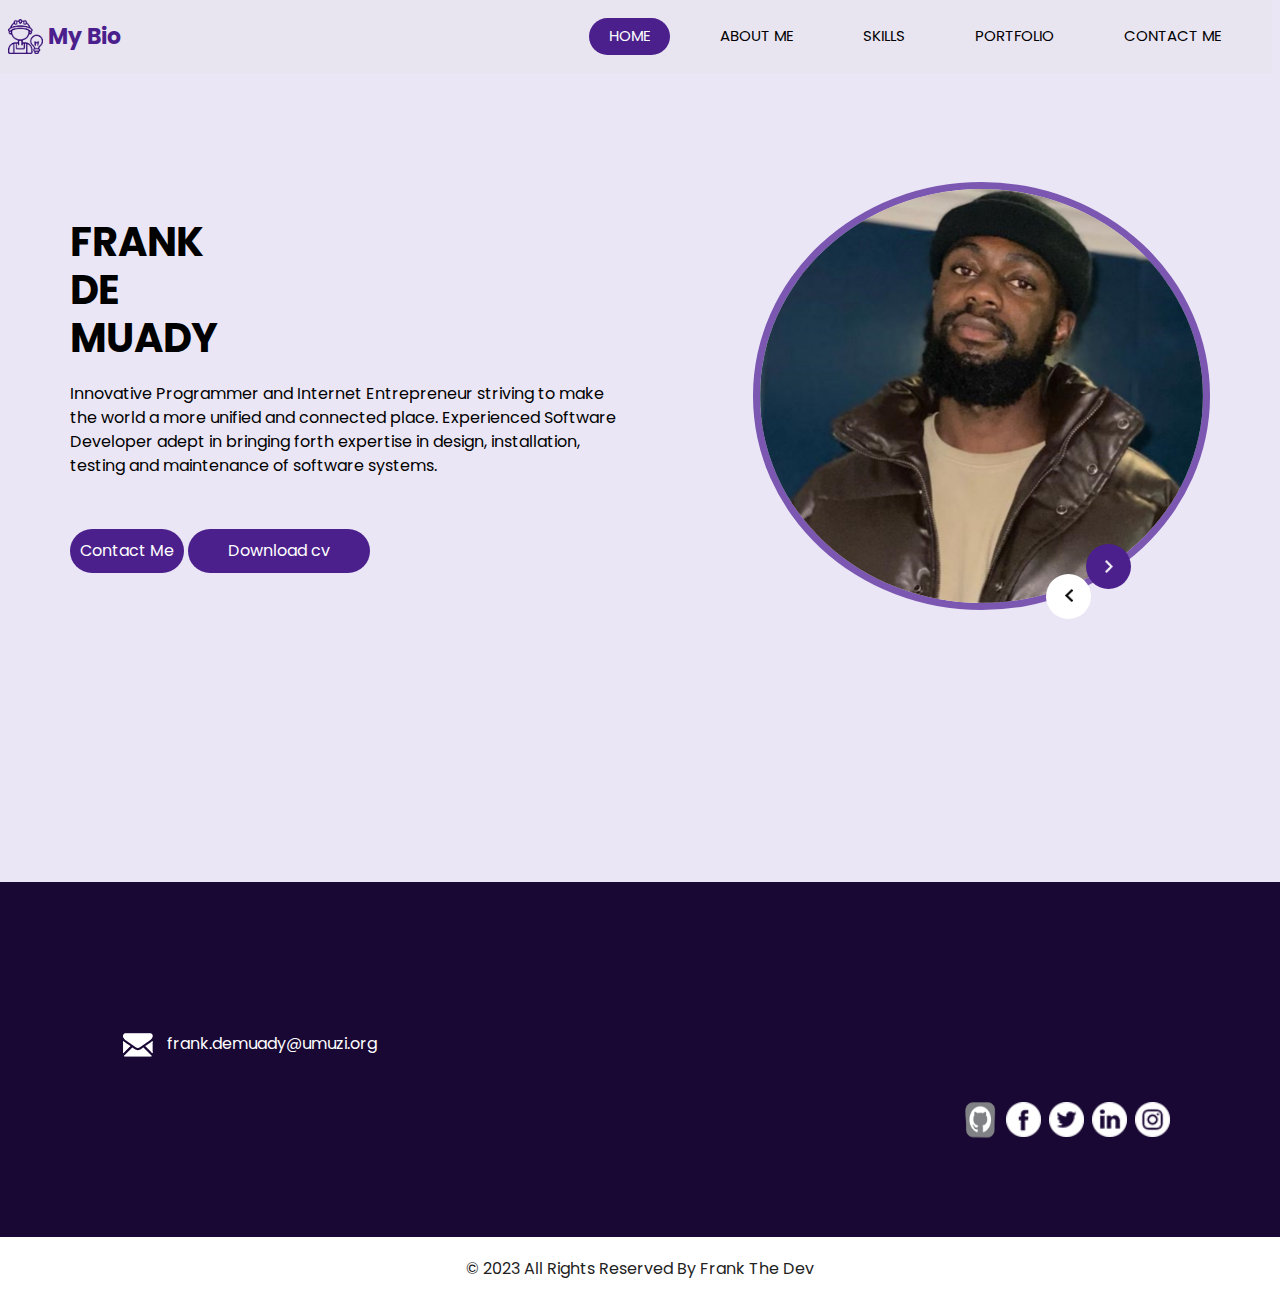
<file: index.html>
<!DOCTYPE html>
<html lang="en">
<head>
  <meta charset="utf-8">
  <meta http-equiv="X-UA-Compatible" content="IE=edge">
  <meta name="viewport" content="width=device-width, initial-scale=1, shrink-to-fit=no">
  <meta name="keywords" content="" >
  <meta name="description" content="">
  <meta name="author" content="" >
  <title>Home</title>
  <link rel="stylesheet" type="text/css" href="https://cdnjs.cloudflare.com/ajax/libs/OwlCarousel2/2.1.3/assets/owl.carousel.min.css" >
  <link rel="stylesheet" type="text/css" href="css/bootstrap.css" >
  <link href="https://fonts.googleapis.com/css?family=Poppins:400,600,700&display=swap" rel="stylesheet">
  <link href="css/style.css" rel="stylesheet" >
  <link href="css/responsive.css" rel="stylesheet" >
</head>
<body>
  <div class="hero_area">
    <header class="header_section">
      <div class="container">
        <nav class="navbar navbar-expand-lg custom_nav-container " style="position: fixed; background-color: #e8e5f1; width: 100%;">
          <a class="navbar-brand" href="index.html">
            <img src="images/logo.png" alt="">
            <span>
              My Bio
            </span>
          </a>
          <button class="navbar-toggler" type="button" data-toggle="collapse" data-target="#navbarSupportedContent" aria-controls="navbarSupportedContent" aria-expanded="false" aria-label="Toggle navigation">
            <span class="s-1"> </span>
            <span class="s-2"> </span>
            <span class="s-3"> </span>
          </button>
          <div class="collapse navbar-collapse" id="navbarSupportedContent">
            <div class="d-flex ml-auto flex-column flex-lg-row align-items-center">
              <ul class="navbar-nav">
                <li class="nav-item active">
                  <a class="nav-link" href="index.html">Home <span class="sr-only">(current)</span></a>
                </li>
                <li class="nav-item">
                  <a class="nav-link" href="about.html"> About Me</a>
                </li>
                <li class="nav-item">
                  <a class="nav-link" href="service.html"> Skills </a>
                </li>
                <li class="nav-item">
                  <a class="nav-link" href="blog.html"> Portfolio </a>
                </li>
                <li class="nav-item">
                  <a class="nav-link" href="contact.html">Contact Me</a>
                </li>
              </ul>
            </div>
          </div>
        </nav>
      </div>
    </header>
    <section class=" slider_section ">
      <div class="container">
        <div class="row">
          <div class="col-md-6 ">
            <div class="detail_box">
              <h1>
                Frank  <br>
                De <br>
                Muady
              </h1>
              <p>
                Innovative Programmer and Internet Entrepreneur striving to make the world a more
unified and connected place.
Experienced Software Developer adept in bringing forth expertise in design,
installation, testing and maintenance of software systems.
              </p>
              <a href="contact.html" class="" style="padding: 10px;">
                Contact Me
              </a>
                <a href="https://drive.google.com/file/d/1abrFRHW1f9cYymornb2js2E5NAdroIan/view?usp=sharing" class="" target="_blank">
                Download cv
                </a>
            </div>
          </div>
          <div class="col-lg-5 col-md-6 offset-lg-1">
            <div class="img_content">
              <div class="img_container">
                <div id="carouselExampleControls" class="carousel slide" data-ride="carousel">
                  <div class="carousel-inner">
                    <div class="carousel-item active">
                      <div class="img-box">
                        <img src="images/whole.jpg" alt="">
                      </div>
                    </div>
                    <div class="carousel-item">
                      <div class="img-box">
                        <img src="images/whole.jpg" alt="">
                      </div>
                    </div>
                  </div>
                </div>
              </div>
              <a class="carousel-control-prev" href="#carouselExampleControls" role="button" data-slide="prev">
                <span class="sr-only">Previous</span>
              </a>
              <a class="carousel-control-next" href="#carouselExampleControls" role="button" data-slide="next">
                <span class="sr-only">Next</span>
              </a>
            </div>
          </div>
        </div>
      </div>
    </section>
  </div>
  <div class="info_section layout_padding">
    <div class="container">
      <div class="info_contact">
        <div class="row">
          <div class="col-md-4">
            <a href="mailto:frank.demuady@umuzi.org">
              <img src="images/envelope-white.png" alt="">
              <span>
                frank.demuady@umuzi.org
              </span>
            </a>
          </div>
        </div>
      </div>
      <div class="row">
        <div class="col-md-8 col-lg-9">
          <div class="info_form">
          </div>
        </div>
        <div class="col-md-4 col-lg-3">
          <div class="col-md-4 col-lg-3">
            <div class="info_social">
              <div>
                <a href="https://github.com/Frankde-mua" target="_blank">
                  <img src="images/github.png" alt="" style="height: 43px; margin-top: -4px;">
                </a>
              </div>
                <div>
                  <a href="https://www.facebook.com/profile.php?id=61554643918895" target="_blank">
                    <img src="images/fb.png" alt="">
                  </a>
                </div>
                <div>
                  <a href="https://twitter.com/_Zeus_za" target="_blank">
                    <img src="images/twitter.png" alt="">
                  </a>
                </div>
                <div>
                  <a href="https://www.linkedin.com/in/frank-de-muady-323056258/" target="_blank">
                    <img src="images/linkedin.png" alt="">
                  </a>
                </div>
                <div>
                  <a href="https://www.instagram.com/_zeus_za/" target="_blank">
                    <img src="images/instagram.png" alt="">
                  </a>
            </div>
          </div>
        </div>
      </div>
    </div>
    </div>
  </div>
  <footer class="container-fluid footer_section">
    <div class="container">
      <div class="row">
        <div class="col-lg-7 col-md-9 mx-auto">
          <p>
            &copy; 2023 All Rights Reserved By
            <a href="https://html.design/">Frank The Dev</a>
          </p>
        </div>
      </div>
    </div>
  </footer>
  <script src="js/jquery-3.4.1.min.js"></script>
  <script src="js/bootstrap.js"></script>
</body>
</html>
</file>
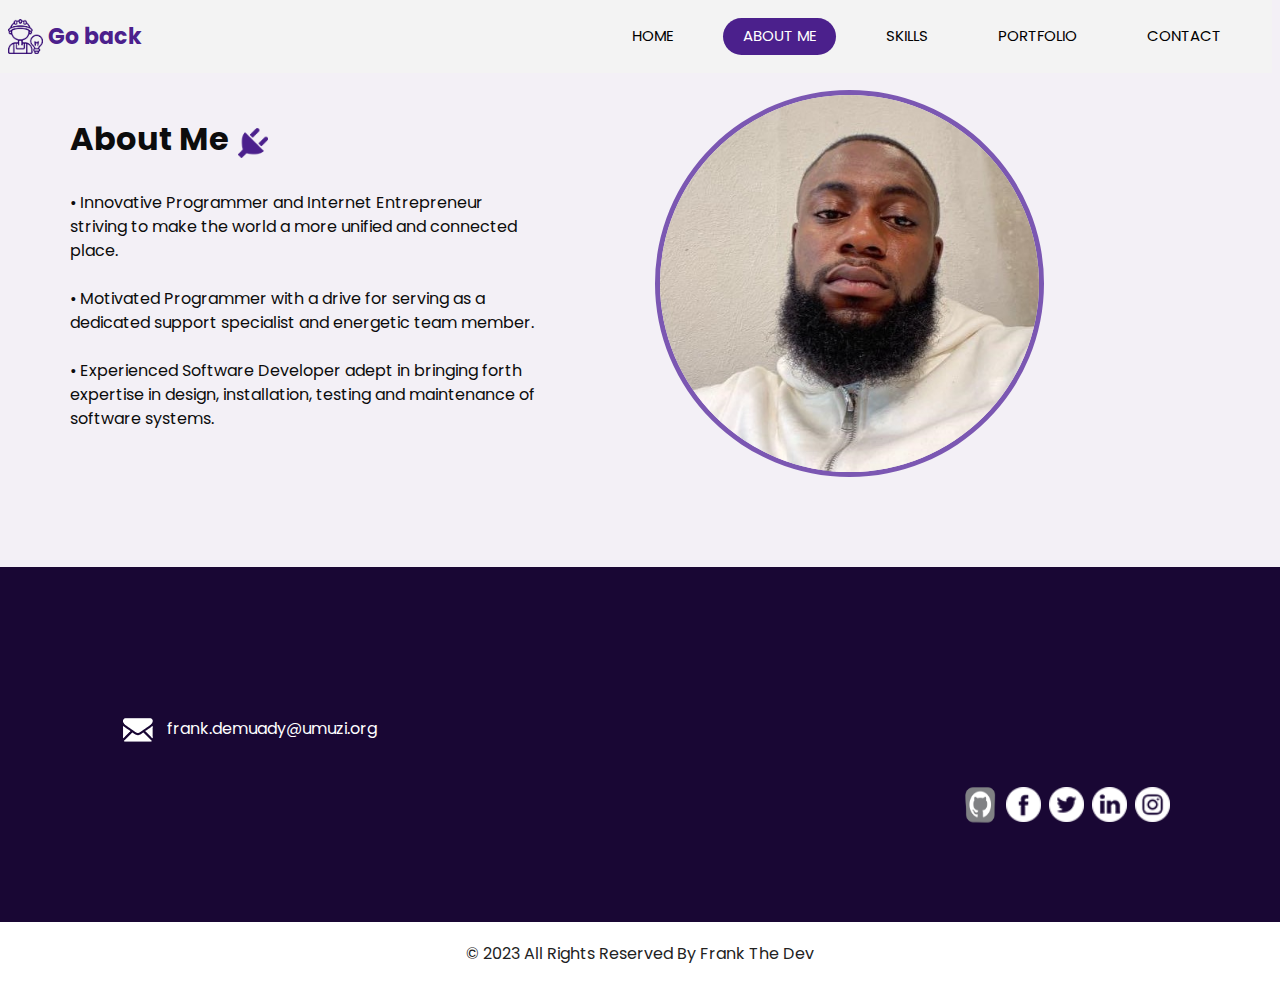
<file: about.html>
<!DOCTYPE html>
<html lang="en">

<head>
  <meta charset="utf-8">
  <meta http-equiv="X-UA-Compatible" content="IE=edge">
  <meta name="viewport" content="width=device-width, initial-scale=1, shrink-to-fit=no">
  <meta name="keywords" content="" >
  <meta name="description" content="">
  <meta name="author" content="" >
  <title>About Me</title>
  <link rel="stylesheet" type="text/css" href="https://cdnjs.cloudflare.com/ajax/libs/OwlCarousel2/2.1.3/assets/owl.carousel.min.css" >
  <link rel="stylesheet" type="text/css" href="css/bootstrap.css" >
  <link href="https://fonts.googleapis.com/css?family=Poppins:400,600,700&display=swap" rel="stylesheet">
  <link href="css/style.css" rel="stylesheet" >
  <link href="css/responsive.css" rel="stylesheet" >
</head>
<body class="sub_page">
  <div class="hero_area">
    <header class="header_section">
      <div class="container">
        <nav class="navbar navbar-expand-lg custom_nav-container" style="position: fixed; background-color: #f3f3f3; width: 100%;">
          <a class="navbar-brand" href="index.html">
            <img src="images/logo.png" alt="">
            <span>
              Go back
            </span>
          </a>
          <button class="navbar-toggler" type="button" data-toggle="collapse" data-target="#navbarSupportedContent" aria-controls="navbarSupportedContent" aria-expanded="false" aria-label="Toggle navigation">
            <span class="s-1"> </span>
            <span class="s-2"> </span>
            <span class="s-3"> </span>
          </button>
          <div class="collapse navbar-collapse" id="navbarSupportedContent">
            <div class="d-flex ml-auto flex-column flex-lg-row align-items-center">
              <ul class="navbar-nav  ">
                <li class="nav-item ">
                  <a class="nav-link" href="index.html">Home <span class="sr-only">(current)</span></a>
                </li>
                <li class="nav-item active">
                  <a class="nav-link" href="about.html"> About Me</a>
                </li>
                <li class="nav-item">
                  <a class="nav-link" href="service.html"> Skills </a>
                </li>
                <li class="nav-item">
                  <a class="nav-link" href="blog.html"> Portfolio </a>
                </li>
                <li class="nav-item">
                  <a class="nav-link" href="contact.html">Contact </a>
                </li>
              </ul>
            </div>
          </div>
        </nav>
      </div>
    </header>
  </div>
  <section class="about_section layout_padding">
    <div class="container">
      <div class="row">
        <div class="col-md-6">
          <div class="detail-box">
            <div class="heading_container">
              <h2>
                About Me
              </h2>
              <img src="images/plug.png" alt="">
            </div>
            <p>
              • Innovative Programmer and Internet Entrepreneur striving to make the world a more unified and connected place.
              <br />
              <br />
              • Motivated Programmer with a drive for serving as a dedicated support specialist and energetic team member.
              <br />
              <br />
              • Experienced Software Developer adept in bringing forth expertise in design, installation, testing and maintenance of software systems.
            </p>
          </div>
        </div>
        <div class="col-md-6">
          <div class="img_container">
            <div class="img-box b1">
              <img src="images/me.jpg" alt="" />
            </div>
          </div>
        </div>
      </div>
    </div>
  </section>
  <div class="info_section layout_padding">
    <div class="container">
      <div class="info_contact">
        <div class="row">
          <div class="col-md-4">
            <a href="mailto:frank.demuady@umuzi.org">
              <img src="images/envelope-white.png" alt="">
              <span>
                frank.demuady@umuzi.org
              </span>
            </a>
          </div>
        </div>
      </div>
      <div class="row">
        <div class="col-md-8 col-lg-9">
          <div class="info_form">
          </div>
        </div>
        <div class="col-md-4 col-lg-3">
          <div class="col-md-4 col-lg-3">
            <div class="info_social">
              <div>
                <a href="https://github.com/Frankde-mua" target="_blank">
                  <img src="images/github.png" alt="" style="height: 43px; margin-top: -4px;">
                </a>
              </div>
                <div>
                  <a href="https://www.facebook.com/profile.php?id=61554643918895" target="_blank">
                    <img src="images/fb.png" alt="">
                  </a>
                </div>
                <div>
                  <a href="https://twitter.com/_Zeus_za" target="_blank">
                    <img src="images/twitter.png" alt="">
                  </a>
                </div>
                <div>
                  <a href="https://www.linkedin.com/in/frank-de-muady-323056258/" target="_blank">
                    <img src="images/linkedin.png" alt="">
                  </a>
                </div>
                <div>
                  <a href="https://www.instagram.com/_zeus_za/" target="_blank">
                    <img src="images/instagram.png" alt="">
                  </a>
            </div>
          </div>
        </div>
      </div>
    </div>
  </div>
</div>
  <footer class="container-fluid footer_section">
    <div class="container">
      <div class="row">
        <div class="col-lg-7 col-md-9 mx-auto">
          <p>
            &copy; 2023 All Rights Reserved By
            <a href="https://html.design/">Frank The Dev</a>
          </p>
        </div>
      </div>
    </div>
  </footer>
  <script src="js/jquery-3.4.1.min.js"></script>
  <script src="js/bootstrap.js"></script>
</body>
</html>
</file>
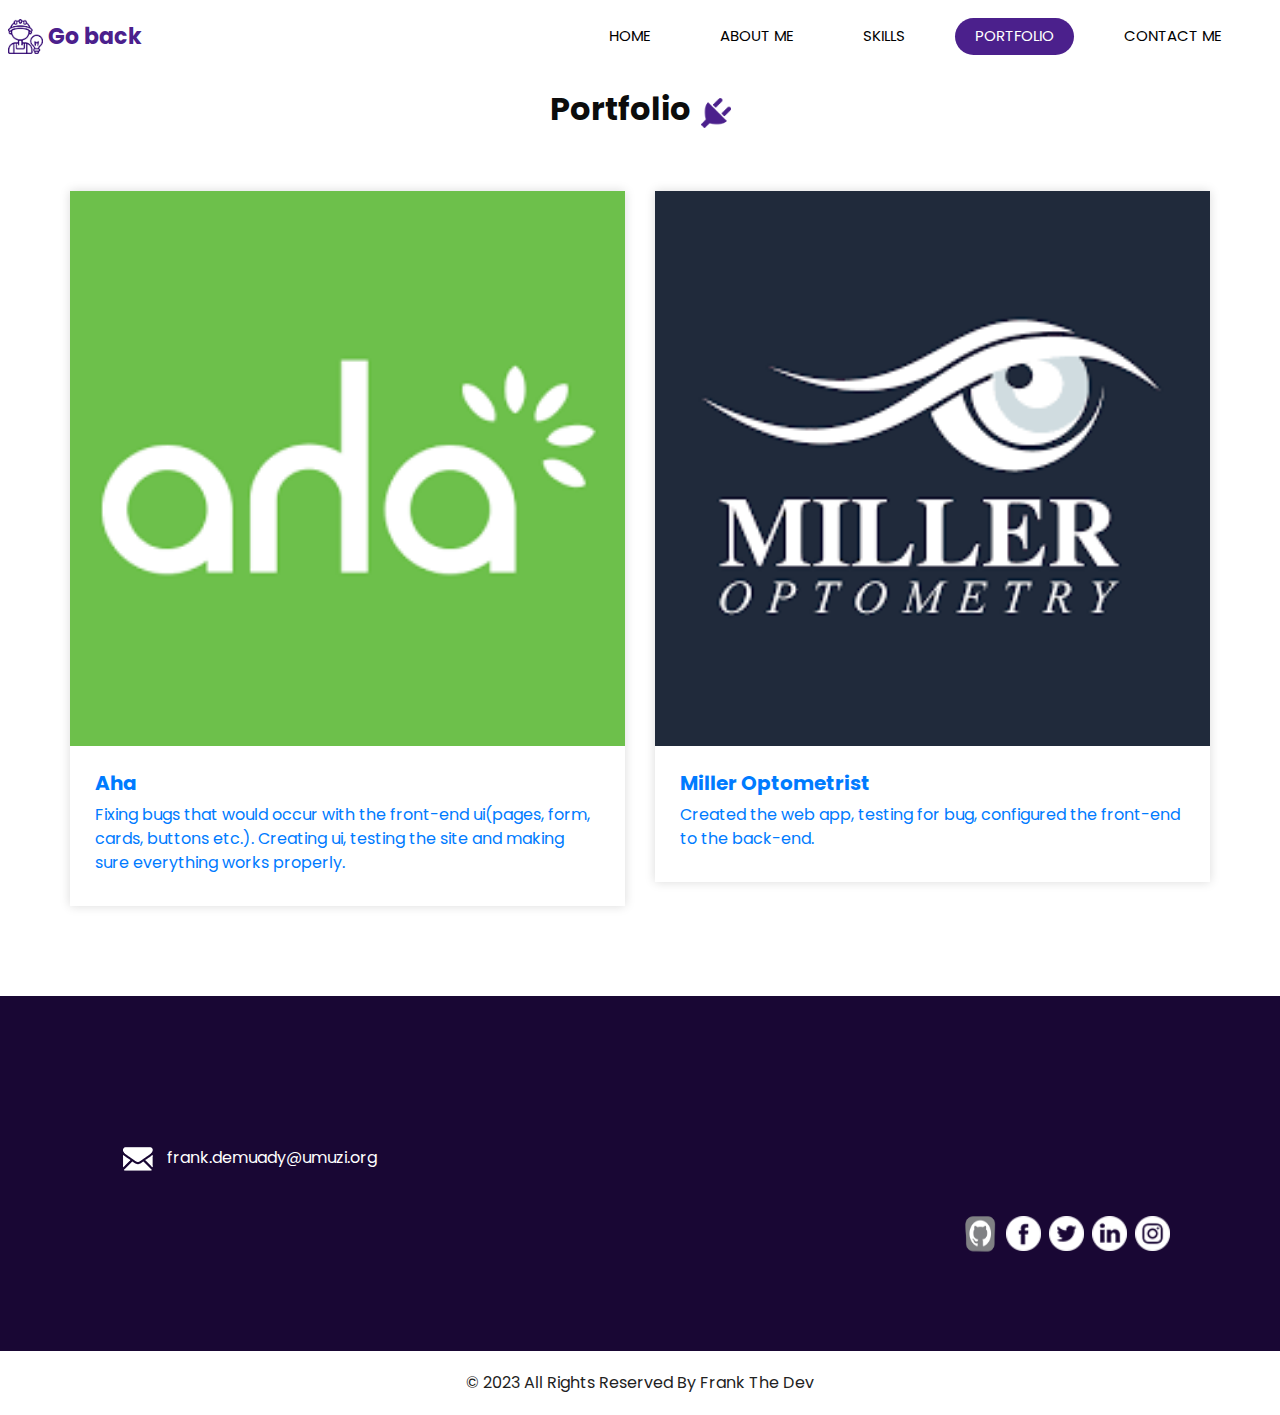
<file: blog.html>
<!DOCTYPE html>
<html lang="en">
<head>
  <meta charset="utf-8">
  <meta http-equiv="X-UA-Compatible" content="IE=edge">
  <meta name="viewport" content="width=device-width, initial-scale=1, shrink-to-fit=no">
  <meta name="keywords" content="" >
  <meta name="description" content="">
  <meta name="author" content="" >
  <title>Portfolio</title>
  <link rel="stylesheet" type="text/css" href="https://cdnjs.cloudflare.com/ajax/libs/OwlCarousel2/2.1.3/assets/owl.carousel.min.css" >
  <link rel="stylesheet" type="text/css" href="css/bootstrap.css" >
  <link href="https://fonts.googleapis.com/css?family=Poppins:400,600,700&display=swap" rel="stylesheet">
  <link href="css/style.css" rel="stylesheet" >
  <link href="css/responsive.css" rel="stylesheet" >
</head>
<body class="sub_page">
  <div class="hero_area">
    <header class="header_section">
      <div class="container">
        <nav class="navbar navbar-expand-lg custom_nav-container" style="background-color: #ffffff; width: 100%;">
          <a class="navbar-brand" href="index.html">
            <img src="images/logo.png" alt="">
            <span>
              Go back
            </span>
          </a>
          <button class="navbar-toggler" type="button" data-toggle="collapse" data-target="#navbarSupportedContent" aria-controls="navbarSupportedContent" aria-expanded="false" aria-label="Toggle navigation">
            <span class="s-1"> </span>
            <span class="s-2"> </span>
            <span class="s-3"> </span>
          </button>
          <div class="collapse navbar-collapse" id="navbarSupportedContent">
            <div class="d-flex ml-auto flex-column flex-lg-row align-items-center">
              <ul class="navbar-nav  ">
                <li class="nav-item">
                  <a class="nav-link" href="index.html">Home <span class="sr-only">(current)</span></a>
                </li>
                <li class="nav-item">
                  <a class="nav-link" href="about.html"> About Me</a>
                </li>
                <li class="nav-item">
                  <a class="nav-link" href="service.html"> Skills </a>
                </li>
                <li class="nav-item active">
                  <a class="nav-link" href="blog.html"> Portfolio </a>
                </li>
                <li class="nav-item">
                  <a class="nav-link" href="contact.html">Contact Me</a>
                </li>
              </ul>
            </div>
          </div>
        </nav>
      </div>
    </header>
  </div>
  <section class="blog_section layout_padding">
    <div class="container">
      <div class="heading_container">
        <h2>
          Portfolio
        </h2>
        <img src="images/plug.png" alt="">
      </div>
      <div class="row">
        <div class="col-md-6">
          <a href="https://www.aha.co.za/" target="_blank">
          <div class="box">
            <div class="img-box">
              <img src="images/aha.png" alt="https://www.aha.co.za/" target="_blank">
            </div>
            <div class="detail-box">
              <h5>
                Aha
              </h5>
              <p>
                Fixing bugs that would occur with the front-end ui(pages, form, cards, buttons etc.). Creating ui, testing the site and making sure everything works properly.
              </p>
            </div>
          </div>
          </a>
        </div>
        <div class="col-md-6">
          <a href="https://www.eminance.co.za/mullcapetown/index.php" target="_blank">
          <div class="box">
            <div class="img-box">
              <img src="images/mll.png" alt="https://www.eminance.co.za/mullcapetown/index.php" target="_blank">
            </div>
            <div class="detail-box">
              <h5>
                Miller Optometrist
              </h5>
              <p>
                Created the web app, testing for bug, configured the front-end to the back-end. 
              </p>
            </div>
          </div>
        </a>
          </div>
        </div>
        </div>
  </section>
 <section class="info_section layout_padding">
  <div class="container">
    <div class="info_contact">
      <div class="row">
        <div class="col-md-4">
          <a href="mailto:frank.demuady@umuzi.org">
            <img src="images/envelope-white.png" alt="">
            <span>
              frank.demuady@umuzi.org
            </span>
          </a>
        </div>
      </div>
    </div>
    <div class="row">
      <div class="col-md-8 col-lg-9">
        <div class="info_form">
        </div>
      </div>
      <div class="col-md-4 col-lg-3">
        <div class="col-md-4 col-lg-3">
          <div class="info_social">
            <div>
              <a href="https://github.com/Frankde-mua" target="_blank">
                <img src="images/github.png" alt="" style="height: 43px; margin-top: -4px;">
              </a>
            </div>
              <div>
                <a href="https://www.facebook.com/profile.php?id=61554643918895" target="_blank">
                  <img src="images/fb.png" alt="">
                </a>
              </div>
              <div>
                <a href="https://twitter.com/_Zeus_za" target="_blank">
                  <img src="images/twitter.png" alt="">
                </a>
              </div>
              <div>
                <a href="https://www.linkedin.com/in/frank-de-muady-323056258/" target="_blank">
                  <img src="images/linkedin.png" alt="">
                </a>
              </div>
              <div>
                <a href="https://www.instagram.com/_zeus_za/" target="_blank">
                  <img src="images/instagram.png" alt="">
                </a>
          </div>
        </div>
      </div>
    </div>
    </div>
  </div>
</section>
<footer class="container-fluid footer_section">
  <div class="container">
    <div class="row">
      <div class="col-lg-7 col-md-9 mx-auto">
        <p>
          &copy; 2023 All Rights Reserved By
          <a href="https://html.design/">Frank The Dev</a>
        </p>
      </div>
    </div>
  </div>
</footer>

<script src="js/jquery-3.4.1.min.js"></script>
<script src="js/bootstrap.js"></script>

</body>
</html>
</file>
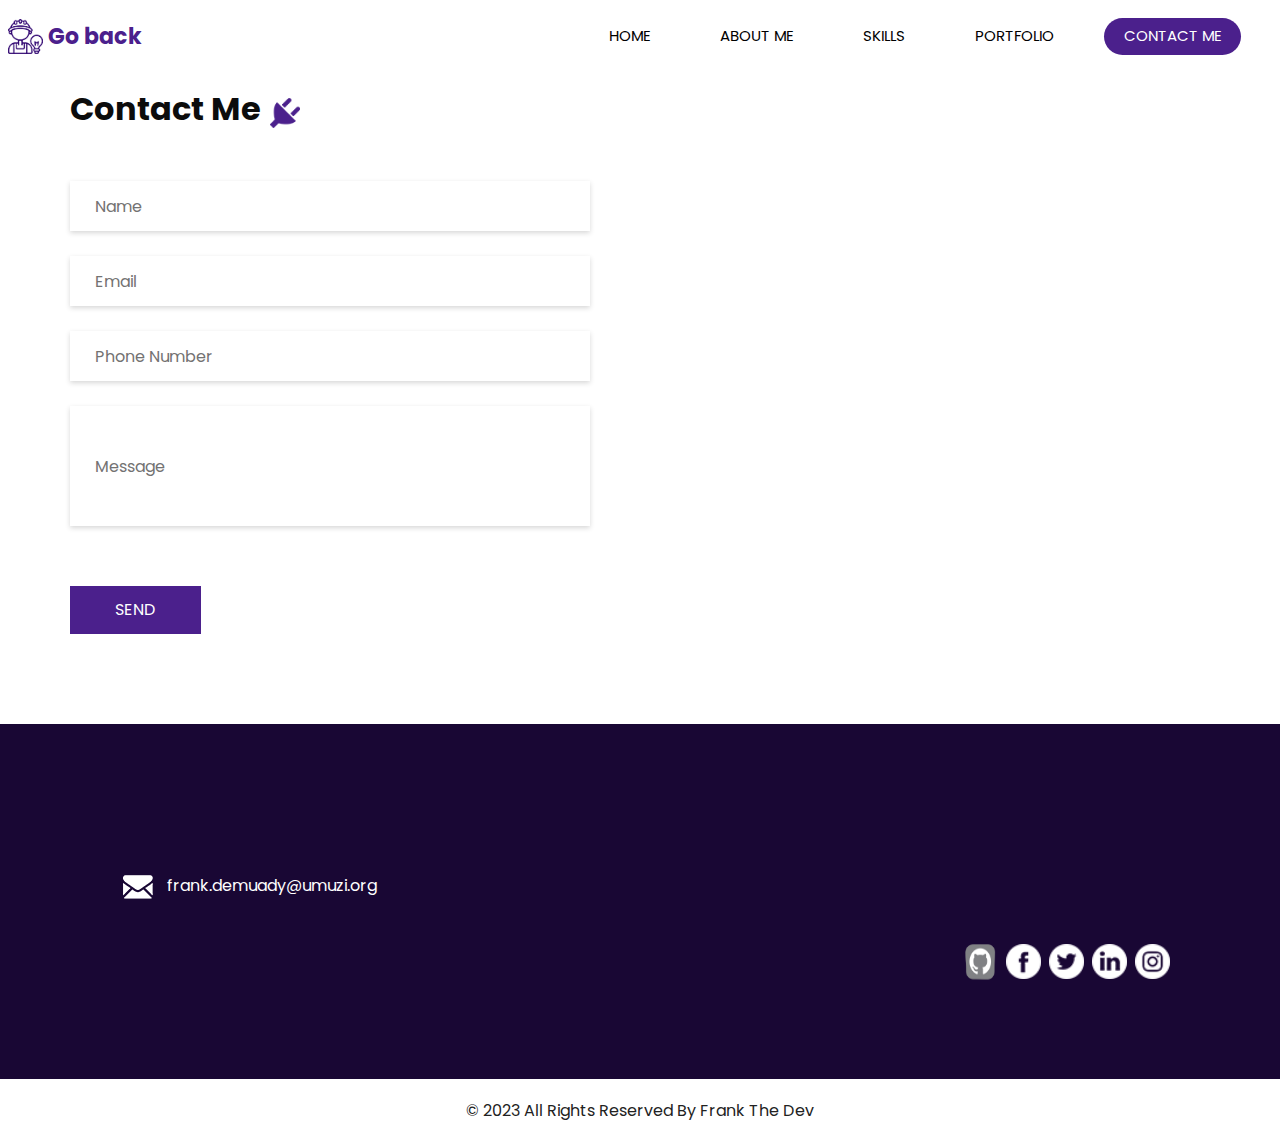
<file: contact.html>
<!DOCTYPE html>
<html lang="en">
<head>
  <meta charset="utf-8">
  <meta http-equiv="X-UA-Compatible" content="IE=edge">
  <meta name="viewport" content="width=device-width, initial-scale=1, shrink-to-fit=no">
  <meta name="keywords" content="" >
  <meta name="description" content="">
  <meta name="author" content="" >
  <title>Contact Me</title>
  <link rel="stylesheet" type="text/css" href="https://cdnjs.cloudflare.com/ajax/libs/OwlCarousel2/2.1.3/assets/owl.carousel.min.css" >
  <link rel="stylesheet" type="text/css" href="css/bootstrap.css" >
  <link href="https://fonts.googleapis.com/css?family=Poppins:400,600,700&display=swap" rel="stylesheet">
  <link href="css/style.css" rel="stylesheet" >
  <link href="css/responsive.css" rel="stylesheet" >
</head>
<body class="sub_page">
  <div class="hero_area">
    <header class="header_section">
      <div class="container">
        <nav class="navbar navbar-expand-lg custom_nav-container" style="position: fixed; background-color: #ffffff; width: 100%;">
          <a class="navbar-brand" href="index.html">
            <img src="images/logo.png" alt="">
            <span>
              Go back
            </span>
          </a>
          <button class="navbar-toggler" type="button" data-toggle="collapse" data-target="#navbarSupportedContent" aria-controls="navbarSupportedContent" aria-expanded="false" aria-label="Toggle navigation">
            <span class="s-1"> </span>
            <span class="s-2"> </span>
            <span class="s-3"> </span>
          </button>
          <div class="collapse navbar-collapse" id="navbarSupportedContent">
            <div class="d-flex ml-auto flex-column flex-lg-row align-items-center">
              <ul class="navbar-nav  ">
                <li class="nav-item ">
                  <a class="nav-link" href="index.html">Home <span class="sr-only">(current)</span></a>
                </li>
                <li class="nav-item">
                  <a class="nav-link" href="about.html"> About Me</a>
                </li>
                <li class="nav-item">
                  <a class="nav-link" href="service.html"> Skills </a>
                </li>
                <li class="nav-item">
                  <a class="nav-link" href="blog.html"> Portfolio </a>
                </li>
                <li class="nav-item active">
                  <a class="nav-link" href="contact.html">Contact Me</a>
                </li>
              </ul>
            </div>
          </div>
        </nav>
      </div>
    </header>
  </div>
  <section class="contact_section layout_padding">
    <div class="container ">
      <div class="heading_container">
        <h2>
          Contact Me
        </h2>
        <img src="images/plug.png" alt="">
      </div>
    </div>
    <div class="container">
      <div class="row">
        <div class="col-md-6">
          <form method="Post" id="myFormDetials" action="https://formspree.io/f/mgegozpy">
            <div>
              <input type="text" name= "name" placeholder="Name" />
            </div>
            <div>
              <input type="email" name="email" placeholder="Email" />
            </div>
            <div>
              <input type="text" name="mobile" placeholder="Phone Number" />
            </div>
            <div>
              <input type="text" name="message" class="message-box" placeholder="Message" />
            </div>
            <div class="d-flex ">
              <button type="submit" id="submit-btn" name="submit">
                SEND
              </button>
            </div>
          </form>
        </div>
      </div>
    </div>
  </section>
  <section class="info_section layout_padding">
    <div class="container">
      <div class="info_contact">
        <div class="row">
          <div class="col-md-4">
            <a href="mailto:frank.demuady@umuzi.org">
              <img src="images/envelope-white.png" alt="">
              <span>
                frank.demuady@umuzi.org
              </span>
            </a>
          </div>
        </div>
      </div>
      <div class="row">
        <div class="col-md-8 col-lg-9">
          <div class="info_form">
          </div>
        </div>
        <div class="col-md-4 col-lg-3">
          <div class="col-md-4 col-lg-3">
            <div class="info_social">
              <div>
                <a href="https://github.com/Frankde-mua" target="_blank">
                  <img src="images/github.png" alt="" style="height: 43px; margin-top: -4px;">
                </a>
              </div>
                <div>
                  <a href="https://www.facebook.com/profile.php?id=61554643918895" target="_blank">
                    <img src="images/fb.png" alt="">
                  </a>
                </div>
                <div>
                  <a href="https://twitter.com/_Zeus_za" target="_blank">
                    <img src="images/twitter.png" alt="">
                  </a>
                </div>
                <div>
                  <a href="https://www.linkedin.com/in/frank-de-muady-323056258/" target="_blank">
                    <img src="images/linkedin.png" alt="">
                  </a>
                </div>
                <div>
                  <a href="https://www.instagram.com/_zeus_za/" target="_blank">
                    <img src="images/instagram.png" alt="">
                  </a>
            </div>
          </div>
        </div>
      </div>
    </div>
 </div>
  </section>
  <footer class="container-fluid footer_section">
    <div class="container">
      <div class="row">
        <div class="col-lg-7 col-md-9 mx-auto">
          <p>
            &copy; 2023 All Rights Reserved By
            <a href="https://html.design/">Frank The Dev</a>
          </p>
        </div>
      </div>
    </div>
  </footer>
  <script src="js/jquery-3.4.1.min.js"></script>
  <script src="js/bootstrap.js"></script>
</body>
</html>
</file>
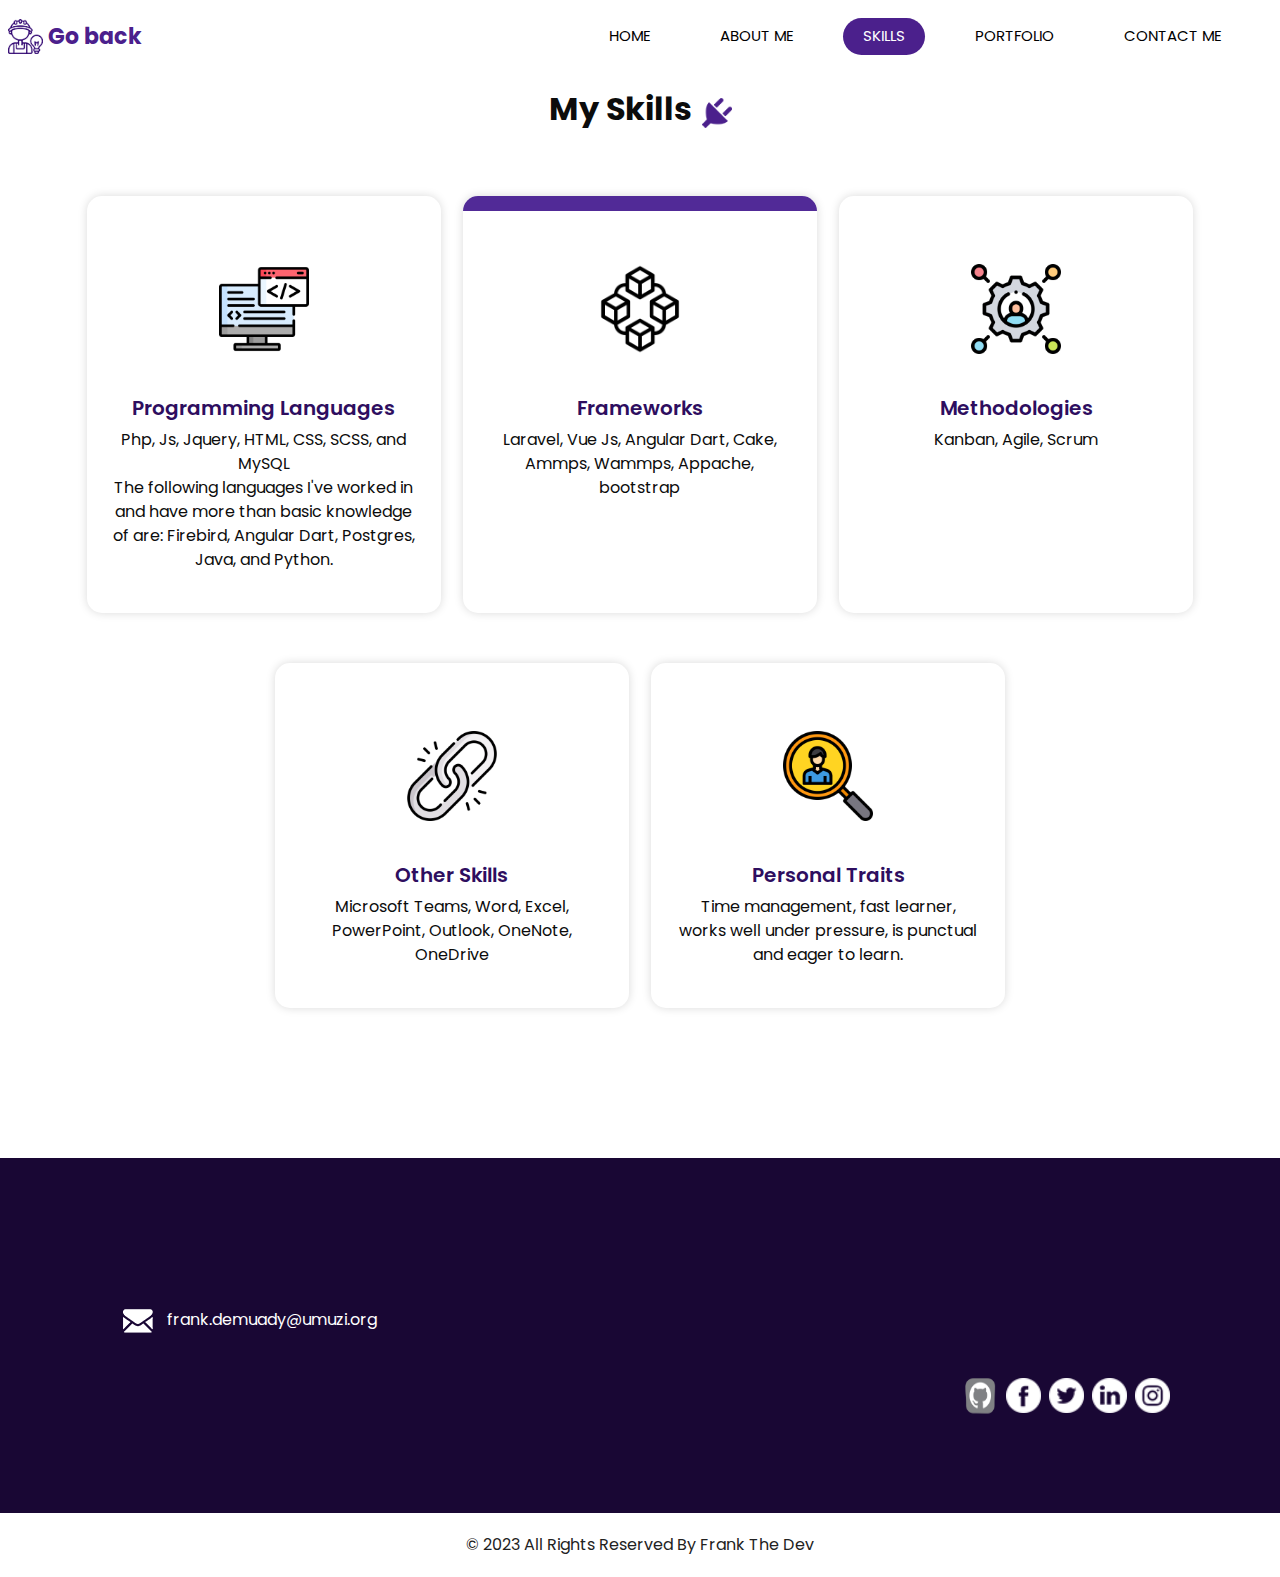
<file: service.html>
<!DOCTYPE html>
<html lang="en">
<head>
  <meta charset="utf-8">
  <meta http-equiv="X-UA-Compatible" content="IE=edge">
  <meta name="viewport" content="width=device-width, initial-scale=1, shrink-to-fit=no">
  <meta name="keywords" content="" >
  <meta name="description" content="">
  <meta name="author" content="" >
  <title>Skills</title>
  <link rel="stylesheet" type="text/css" href="https://cdnjs.cloudflare.com/ajax/libs/OwlCarousel2/2.1.3/assets/owl.carousel.min.css" >
  <link rel="stylesheet" type="text/css" href="css/bootstrap.css" >
  <link href="https://fonts.googleapis.com/css?family=Poppins:400,600,700&display=swap" rel="stylesheet">
  <link href="css/style.css" rel="stylesheet" >
  <link href="css/responsive.css" rel="stylesheet" >
</head>
<body class="sub_page">
  <div class="hero_area">
    <header class="header_section">
      <div class="container">
        <nav class="navbar navbar-expand-lg custom_nav-container" style=" background-color: #ffffff; width: 100%;">
          <a class="navbar-brand" href="index.html">
            <img src="images/logo.png" alt="">
            <span>
              Go back
            </span>
          </a>
          <button class="navbar-toggler" type="button" data-toggle="collapse" data-target="#navbarSupportedContent" aria-controls="navbarSupportedContent" aria-expanded="false" aria-label="Toggle navigation">
            <span class="s-1"> </span>
            <span class="s-2"> </span>
            <span class="s-3"> </span>
          </button>
          <div class="collapse navbar-collapse" id="navbarSupportedContent">
            <div class="d-flex ml-auto flex-column flex-lg-row align-items-center">
              <ul class="navbar-nav  ">
                <li class="nav-item ">
                  <a class="nav-link" href="index.html">Home <span class="sr-only">(current)</span></a>
                </li>
                <li class="nav-item">
                  <a class="nav-link" href="about.html"> About Me</a>
                </li>
                <li class="nav-item active">
                  <a class="nav-link" href="service.html"> Skills </a>
                </li>
                <li class="nav-item">
                  <a class="nav-link" href="blog.html"> Portfolio </a>
                </li>
                <li class="nav-item">
                  <a class="nav-link" href="contact.html">Contact Me</a>
                </li>
              </ul>
            </div>
          </div>
        </nav>
      </div>
    </header>
  </div>
  <section class="service_section layout_padding">
    <div class="container">
      <div class="heading_container">
        <h2>
          My Skills
        </h2>
        <img src="images/plug.png" alt="">
      </div>
      <div class="service_container">
        <div class="box">
          <div class="img-box">
            <img src="images/prog.png" class="img1" alt="">
          </div>
          <div class="detail-box">
            <h5>
              Programming Languages 
            </h5>
            <p>
              Php, Js, Jquery, HTML, CSS, SCSS, and MySQL  <br />
              The following languages I've worked in and have more than basic knowledge of are: Firebird, Angular Dart, Postgres, Java, and Python.
            </p>
          </div>
        </div>
        <div class="box active">
          <div class="img-box">
            <img src="images/frame.png" class="img1" alt="">
          </div>
          <div class="detail-box">
            <h5>
              Frameworks
            </h5>
            <p>
              Laravel, Vue Js, Angular Dart, Cake, Ammps, Wammps, Appache, bootstrap
            </p>
          </div>
        </div>
        <div class="box">
          <div class="img-box">
            <img src="images/Skills.png" class="img1" alt="">
          </div>
          <div class="detail-box">
            <h5>
                Methodologies
            </h5>
            <p>
              Kanban, Agile, Scrum
            </p>
          </div>
        </div>
        <div class="box ">
          <div class="img-box">
            <img src="images/otr.png" class="img1" alt="">
          </div>
          <div class="detail-box">
            <h5>
              Other Skills
            </h5>
            <p>
              Microsoft Teams,
              Word,
              Excel,
              PowerPoint,
              Outlook,
              OneNote,
              OneDrive
            </p>
          </div>
        </div>
        <div class="box">
          <div class="img-box">
            <img src="images/pp.png" class="img1" alt="">
          </div>
          <div class="detail-box">
            <h5>
              Personal Traits
            </h5>
            <p>
              Time management, fast learner, works well under pressure, is punctual and eager to learn.
            </p>
          </div>
        </div>
      </div>
    </div>
  </section>
  <section class="info_section layout_padding">
    <div class="container">
      <div class="info_contact">
        <div class="row">
          <div class="col-md-4">
            <a href="mailto:frank.demuady@umuzi.org">
              <img src="images/envelope-white.png" alt="">
              <span>
                frank.demuady@umuzi.org
              </span>
            </a>
          </div>
        </div>
      </div>
      <div class="row">
        <div class="col-md-8 col-lg-9">
          <div class="info_form">
          </div>
        </div>
        <div class="col-md-4 col-lg-3">
          <div class="col-md-4 col-lg-3">
            <div class="info_social">
              <div>
                <a href="https://github.com/Frankde-mua" target="_blank">
                  <img src="images/github.png" alt="" style="height: 43px; margin-top: -4px;">
                </a>
              </div>
                <div>
                  <a href="https://www.facebook.com/profile.php?id=61554643918895" target="_blank">
                    <img src="images/fb.png" alt="">
                  </a>
                </div>
                <div>
                  <a href="https://twitter.com/_Zeus_za" target="_blank">
                    <img src="images/twitter.png" alt="">
                  </a>
                </div>
                <div>
                  <a href="https://www.linkedin.com/in/frank-de-muady-323056258/" target="_blank">
                    <img src="images/linkedin.png" alt="">
                  </a>
                </div>
                <div>
                  <a href="https://www.instagram.com/_zeus_za/" target="_blank">
                    <img src="images/instagram.png" alt="">
                  </a>
              </div>
          </div>
        </div>
      </div>
     </div>
    </div>
  </section>
  <footer class="container-fluid footer_section">
    <div class="container">
      <div class="row">
        <div class="col-lg-7 col-md-9 mx-auto">
          <p>
            &copy; 2023 All Rights Reserved By
            <a href="https://html.design/">Frank The Dev</a>
          </p>
        </div>
      </div>
    </div>
  </footer>
  <script src="js/jquery-3.4.1.min.js"></script>
  <script src="js/bootstrap.js"></script>
</body>
</html>
</file>
<file: css/style.css>
body {
  font-family: "Poppins", sans-serif;
  color: #0c0c0c;
  background-color: #ffffff;
}

.layout_padding {
  padding-top: 90px;
  padding-bottom: 90px;
}

.layout_padding2 {
  padding-top: 45px;
  padding-bottom: 45px;
}

.layout_padding2-top {
  padding-top: 45px;
}

.layout_padding2-bottom {
  padding-bottom: 45px;
}

.layout_padding-top {
  padding-top: 90px;
}

.layout_padding-bottom {
  padding-bottom: 90px;
}

.heading_container {
  display: -webkit-box;
  display: -ms-flexbox;
  display: flex;
  -webkit-box-pack: start;
      -ms-flex-pack: start;
          justify-content: flex-start;
  -webkit-box-align: center;
      -ms-flex-align: center;
          align-items: center;
  text-align: center;
}

.heading_container h2 {
  position: relative;
  font-weight: bold;
  margin-right: 10px;
}

.heading_container img {
  width: 30px;
}

/*header section*/
.hero_area {
  height: 98vh;
  position: relative;
  display: -webkit-box;
  display: -ms-flexbox;
  display: flex;
  -webkit-box-orient: vertical;
  -webkit-box-direction: normal;
      -ms-flex-direction: column;
          flex-direction: column;
  background-color: #eae6f5;
}

.sub_page .hero_area {
  height: auto;
}

.header_section .container {
  padding: 0;
  margin-left: -8px;
  right: 100%;
}

.header_section .nav_container {
  margin: 0 auto;
}

.custom_nav-container .navbar-nav .nav-item .nav-link {
  padding: 7px 20px;
  margin: 10px 15px;
  color: #000000;
  text-align: center;
  border-radius: 35px;
  text-transform: uppercase;
  font-size: 15px;
}

.custom_nav-container .navbar-nav .nav-item.active .nav-link, .custom_nav-container .navbar-nav .nav-item:hover .nav-link {
  background-color: #4b208c;
  color: #ffffff;
}

a,
a:hover,
a:focus {
  text-decoration: none;
}

a:hover,
a:focus {
  color: initial;
}

.btn,
.btn:focus {
  outline: none !important;
  -webkit-box-shadow: none;
          box-shadow: none;
}

.custom_nav-container .nav_search-btn {
  background-image: url(../images/search-icon.png);
  background-size: 22px;
  background-repeat: no-repeat;
  background-position-y: 7px;
  width: 35px;
  height: 35px;
  padding: 0;
  border: none;
}

.navbar-brand {
  display: -webkit-box;
  display: -ms-flexbox;
  display: flex;
  -webkit-box-align: center;
      -ms-flex-align: center;
          align-items: center;
}

.navbar-brand img {
  margin-right: 5px;
  width: 35px;
}

.navbar-brand span {
  font-size: 22px;
  font-weight: 700;
  color: #4b208c;
}

.custom_nav-container {
  z-index: 99999;
}

.navbar-expand-lg .navbar-collapse {
  -webkit-box-align: end;
      -ms-flex-align: end;
          align-items: flex-end;
}

.custom_nav-container .navbar-toggler {
  outline: none;
}

.custom_nav-container .navbar-toggler {
  padding: 0;
  width: 37px;
  height: 42px;
}

.custom_nav-container .navbar-toggler span {
  display: block;
  width: 35px;
  height: 4px;
  background-color: #190734;
  margin: 7px 0;
  -webkit-transition: all .3s;
  transition: all .3s;
}

.custom_nav-container .navbar-toggler[aria-expanded="true"] .s-1 {
  -webkit-transform: rotate(45deg);
          transform: rotate(45deg);
  margin: 0;
  margin-bottom: -4px;
}

.custom_nav-container .navbar-toggler[aria-expanded="true"] .s-2 {
  display: none;
}

.custom_nav-container .navbar-toggler[aria-expanded="true"] .s-3 {
  -webkit-transform: rotate(-45deg);
          transform: rotate(-45deg);
  margin: 0;
  margin-top: -4px;
}

.custom_nav-container .navbar-toggler[aria-expanded="false"] .s-1,
.custom_nav-container .navbar-toggler[aria-expanded="false"] .s-2,
.custom_nav-container .navbar-toggler[aria-expanded="false"] .s-3 {
  -webkit-transform: none;
          transform: none;
}

/*end header section*/
/* slider section */
.slider_section {
  -webkit-box-flex: 1;
      -ms-flex: 1;
          flex: 1;
  display: -webkit-box;
  display: -ms-flexbox;
  display: flex;
  -webkit-box-align: center;
      -ms-flex-align: center;
          align-items: center;
  position: relative;
  z-index: 2;
  color: #3b3a3a;
  padding-bottom: 90px;
}

.slider_section .row {
  -webkit-box-align: center;
      -ms-flex-align: center;
          align-items: center;
}

.slider_section .detail_box {
  color: #000000;
}

.slider_section .detail_box h1 {
  text-transform: uppercase;
  font-weight: bold;
}

.slider_section .detail_box p {
  margin-top: 20px;
}

.slider_section .detail_box a {
  display: inline-block;
  padding: 10px 40px;
  background-color: #4b208c;
  color: #ffffff;
  border-radius: 35px;
  margin-top: 35px;
}

.slider_section .detail_box a:hover {
  background-color: #5625a1;
}

.slider_section .img_container {
  border: 7px solid #7b57b2;
  border-radius: 100%;
  overflow: hidden;
}

.slider_section .img_container div#carouselExampleContarols {
  width: 100%;
  position: unset;
}

.slider_section .img_container .img-box img {
  width: 100%;
}

.slider_section .carousel-control-prev,
.slider_section .carousel-control-next {
  top: initial;
  left: initial;
  bottom: 5%;
  right: 10%;
  width: 45px;
  height: 45px;
  border: none;
  border-radius: 100%;
  opacity: 1;
  background-repeat: no-repeat;
  background-size: 8px;
  background-position: center;
}

.slider_section .carousel-control-prev {
  background-image: url(../images/prev.png);
  background-color: #ffffff;
  -webkit-transform: translate(-85px, 30px);
          transform: translate(-85px, 30px);
}

.slider_section .carousel-control-next {
  background-image: url(../images/next.png);
  background-color: #4b208c;
  -webkit-transform: translate(-45px, 0);
          transform: translate(-45px, 0);
}

.service_section {
  text-align: center;
}

.service_section .heading_container {
  -webkit-box-pack: center;
      -ms-flex-pack: center;
          justify-content: center;
}

.service_section .service_container {
  display: -webkit-box;
  display: -ms-flexbox;
  display: flex;
  -webkit-box-pack: center;
      -ms-flex-pack: center;
          justify-content: center;
  padding: 35px 0;
  -ms-flex-wrap: wrap;
      flex-wrap: wrap;
}

.service_section .service_container .box {
  margin: 25px 1%;
  -ms-flex-preferred-size: 31%;
      flex-basis: 31%;
  padding: 35px 25px 25px;
  border-radius: 15px;
  -webkit-box-shadow: 0 0 10px 0 rgba(0, 0, 0, 0.15);
          box-shadow: 0 0 10px 0 rgba(0, 0, 0, 0.15);
  border-top: 15px solid transparent;
  overflow: hidden;
  -webkit-transition: all .1s;
  transition: all .1s;
}

.service_section .service_container .box .img-box {
  display: -webkit-box;
  display: -ms-flexbox;
  display: flex;
  -webkit-box-pack: center;
      -ms-flex-pack: center;
          justify-content: center;
  -webkit-box-align: center;
      -ms-flex-align: center;
          align-items: center;
  height: 125px;
}

.service_section .service_container .box .img-box img {
  width: 90px;
}

.service_section .service_container .box .detail-box {
  margin-top: 25px;
}

.service_section .service_container .box .detail-box h5 {
  color: #2e0e5f;
  font-weight: 600;
  position: relative;
}

.service_section .service_container .box:hover, .service_section .service_container .box.active {
  border-top: 15px solid #512a97;
}

.service_section .btn-box {
  display: -webkit-box;
  display: -ms-flexbox;
  display: flex;
  -webkit-box-pack: center;
      -ms-flex-pack: center;
          justify-content: center;
  margin-top: 25px;
}

.service_section .btn-box a {
  display: inline-block;
  padding: 10px 35px;
  background-color: #4b208c;
  color: #ffffff;
  border-radius: 35px;
}

.service_section .btn-box a:hover {
  background-color: #5625a1;
}

.about_section {
  background-color: #f3f0f6;
}

.about_section .row {
  -webkit-box-align: center;
      -ms-flex-align: center;
          align-items: center;
}

.about_section .img_container {
  display: -webkit-box;
  display: -ms-flexbox;
  display: flex;
  -webkit-box-orient: vertical;
  -webkit-box-direction: normal;
      -ms-flex-direction: column;
          flex-direction: column;
}

.about_section .img_container .img-box {
  border: 5px solid #7b57b2;
  border-radius: 100%;
  overflow: hidden;
}

.about_section .img_container .img-box.b1 {
  width: 70%;
}

.about_section .img_container .img-box.b2 {
  width: 50%;
  margin-left: auto;
  margin-top: -12%;
}

.about_section .img_container .img-box img {
  width: 100%;
}

.about_section .detail-box {
  margin-right: 15%;
}

.about_section .detail-box p {
  margin-top: 25px;
}

.about_section .detail-box a {
  display: inline-block;
  padding: 10px 35px;
  background-color: #4b208c;
  color: #ffffff;
  border-radius: 5px;
  margin: 25px 0 45px 0;
}

.about_section .detail-box a:hover {
  background-color: #5625a1;
}

.blog_section .heading_container {
  -webkit-box-pack: center;
      -ms-flex-pack: center;
          justify-content: center;
}

.blog_section .heading_container h2::before {
  background-color: #ffffff;
}

.blog_section .box {
  margin-top: 55px;
  background-color: #ffffff;
  -webkit-box-shadow: 0 0 10px 0 rgba(0, 0, 0, 0.15);
          box-shadow: 0 0 10px 0 rgba(0, 0, 0, 0.15);
}

.blog_section .box .img-box {
  position: relative;
}

.blog_section .box .img-box img {
  width: 100%;
}

.blog_section .box .detail-box {
  padding: 25px 25px 15px;
}

.blog_section .box .detail-box h5 {
  font-weight: bold;
}

.contact_section {
  position: relative;
}

.contact_section form {
  margin-top: 45px;
  padding-right: 35px;
}

.contact_section input {
  width: 100%;
  border: none;
  height: 50px;
  margin-bottom: 25px;
  padding-left: 25px;
  background-color: transparent;
  outline: none;
  color: #101010;
  -webkit-box-shadow: 0px 2px 5px 0px rgba(0, 0, 0, 0.16);
  box-shadow: 0px 2px 5px 0px rgba(0, 0, 0, 0.16);
}

.contact_section input::-webkit-input-placeholder {
  color: #737272;
}

.contact_section input:-ms-input-placeholder {
  color: #737272;
}

.contact_section input::-ms-input-placeholder {
  color: #737272;
}

.contact_section input::placeholder {
  color: #737272;
}

.contact_section input.message-box {
  height: 120px;
}

.contact_section button {
  border: none;
  display: inline-block;
  padding: 12px 45px;
  background-color: #4b208c;
  color: #ffffff;
  border-radius: 0px;
  margin-top: 35px;
}

.contact_section button:hover {
  background-color: #5625a1;
}

.contact_section .map_container {
  height: 100%;
  min-height: 325px;
}

.contact_section .map_container .map-responsive {
  height: 100%;
}

.footer_bg {
  background-image: url(../images/footer-bg.png);
  background-size: cover;
  background-position: top;
}

/* info section */
.info_section {
  background-color: #190734;
  color: #ffffff;
}

.info_section h6 {
  font-weight: bold;
}

.info_section .info_contact {
  margin-top: 60px;
  margin-bottom: 45px;
}

.info_section .info_contact .col-md-4 {
  display: -webkit-box;
  display: -ms-flexbox;
  display: flex;
  -webkit-box-pack: center;
      -ms-flex-pack: center;
          justify-content: center;
}

.info_section .info_contact a {
  color: #ffffff;
}

.info_section .info_contact img {
  max-width: 100%;
  margin-right: 10px;
}

.info_section .info_form {
  margin: 0 auto;
  margin-bottom: 45px;
}

.info_section .info_form h4 {
  text-transform: uppercase;
  text-align: center;
  margin-bottom: 20px;
}

.info_section .info_form form {
  display: -webkit-box;
  display: -ms-flexbox;
  display: flex;
  -webkit-box-align: center;
      -ms-flex-align: center;
          align-items: center;
}

.info_section .info_form form input {
  background-color: #ffffff;
  border: none;
  -webkit-box-flex: 2.5;
      -ms-flex: 2.5;
          flex: 2.5;
  outline: none;
  color: #000000;
  min-height: 42.4px;
  padding-left: 15px;
}

.info_section .info_form form input ::-webkit-input-placeholder {
  color: #ffffff;
  opacity: 0.2;
}

.info_section .info_form form input :-ms-input-placeholder {
  color: #ffffff;
  opacity: 0.2;
}

.info_section .info_form form input ::-ms-input-placeholder {
  color: #ffffff;
  opacity: 0.2;
}

.info_section .info_form form input ::placeholder {
  color: #ffffff;
  opacity: 0.2;
}

.info_section .info_form form button {
  -webkit-box-flex: 1;
      -ms-flex: 1;
          flex: 1;
  border: none;
  display: inline-block;
  padding: 10px 30px;
  background-color: #4b208c;
  color: #ffffff;
  border-radius: 0;
  font-size: 15px;
  text-transform: uppercase;
}

.info_section .info_form form button:hover {
  background-color: #5625a1;
}

.info_section .box {
  display: -webkit-box;
  display: -ms-flexbox;
  display: flex;
}

.info_section .info_social {
  display: -webkit-box;
  display: -ms-flexbox;
  display: flex;
}

.info_section .info_social img {
  width: 35px;
  margin-right: 8px;
}

/* end info section */
/* footer section*/
.footer_section {
  display: -webkit-box;
  display: -ms-flexbox;
  display: flex;
  -webkit-box-pack: center;
      -ms-flex-pack: center;
          justify-content: center;
  position: relative;
}

.footer_section p {
  color: #222222;
  margin: 0 auto;
  text-align: center;
  padding: 20px;
}

.footer_section p a {
  color: #222222;
}
/*# sourceMappingURL=style.css.map */
</file>
<file: css/responsive.css>
@media (max-width: 1120px) {}

@media (max-width: 992px) {

  .hero_area {
    height: auto;
  }

  .header_section {
    padding-top: 10px;
  }

  #navbarSupportedContent {
    margin-top: 25px;
  }

  .slider_section {

    padding-top: 75px;
    padding-bottom: 150px;

  }

  .about_section .img-box {
    margin: 0 5%;
  }

  .about_section .detail-box {
    margin-right: 5%;
  }

  .service_section .service_container .box {
    -ms-flex-preferred-size: 48%;
    flex-basis: 48%;
  }

  .about_section .img_container .img-box.b2 {
    margin-top: -5%;
  }

}

@media (max-width: 768px) {


  .slider_section .detail_box {
    text-align: center;
  }

  .slider_section .img_content {
    margin-top: 55px;
  }

  .contact_section .map_container {
    margin-top: 45px;
  }

  .info_section .info_contact a {
    margin-bottom: 15px;
  }

  .info_section .info_social {
    justify-content: center;
  }

  .service_section .service_container .box {
    flex-basis: 98%;
  }

  .contact_section form {
    padding-right: 0;
  }

  .info_section .info_contact a {
    text-align: center;
  }
  
}

@media (max-width: 576px) {
  .about_section .img_container .img-box.b1 {
    width: 80%;
  }

  .about_section .img_container .img-box.b2 {
    width: 55%;
  }

  .info_section .info_form form {
    flex-direction: column;
  }

  .info_section .info_form form input {
    width: 100%;
  }

  .info_section .info_form form button {
    margin-top: 10px;
    padding: 10px 40px;
  }
}

@media (max-width: 480px) {}

@media (max-width: 420px) {

  .slider_section .carousel-control-prev,
  .slider_section .carousel-control-next {
    right: 0;
  }
}

@media (max-width: 360px) {}

@media (min-width: 1200px) {
  .container {
    max-width: 1170px;
  }
}
</file>
